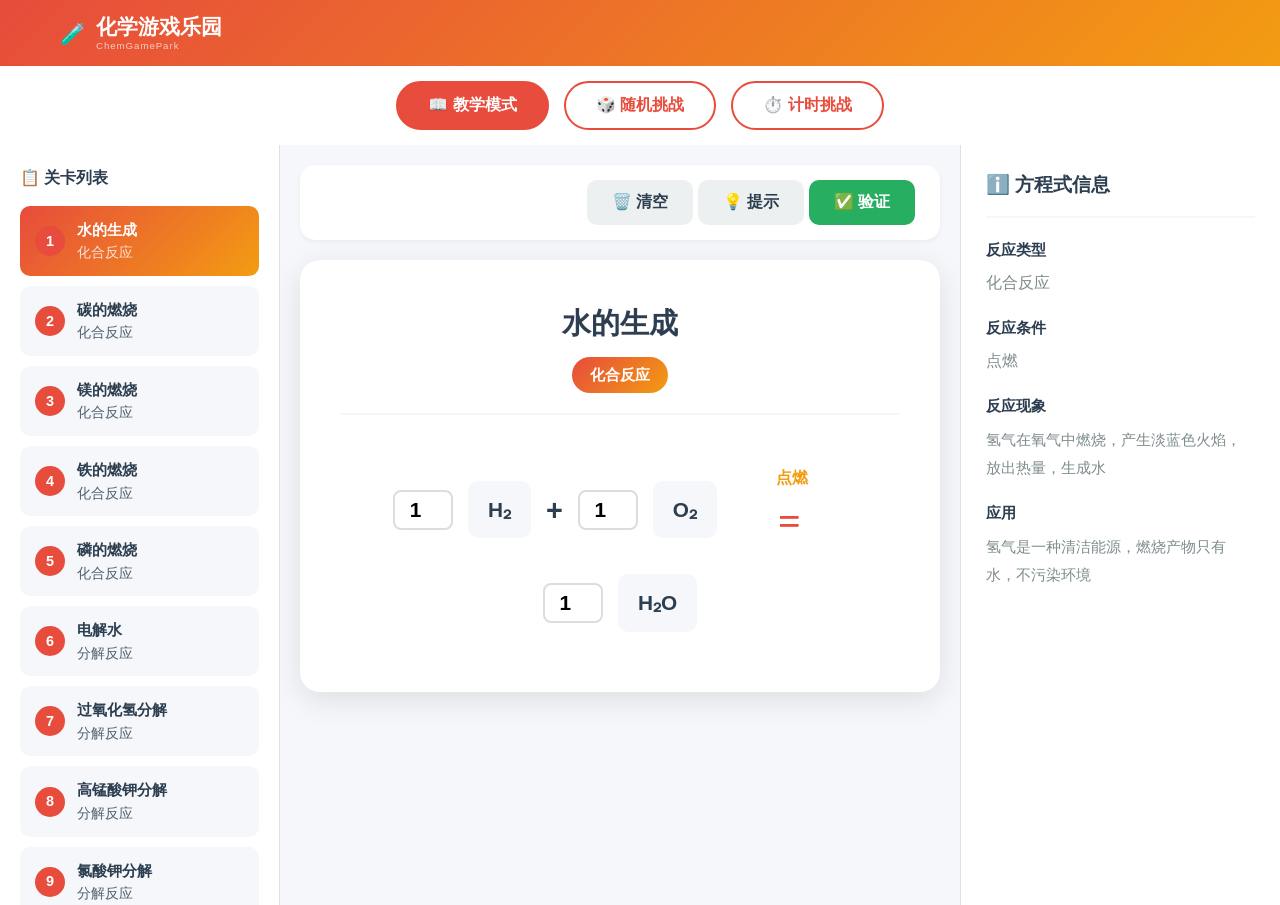
<file: pages/equation-balancer/game.html>
<!DOCTYPE html>
<html lang="zh-CN">
<head>
    <meta charset="UTF-8">
    <meta name="viewport" content="width=device-width, initial-scale=1.0">
    <title>化学方程式配平 - 化学游戏乐园</title>
    <link rel="icon" href="../../favicon.ico" type="image/x-icon">
    <style>
        :root {
            --color-primary: #e74c3c;
            --color-secondary: #f39c12;
            --color-accent: #c0392b;
            --color-dark: #2c3e50;
            --color-light: #ecf0f1;
            --color-bg: #f5f7fa;
            --color-bg-light: #ffffff;
            --color-success: #27ae60;
            --color-warning: #f39c12;
            --color-danger: #e74c3c;
        }

        * {
            margin: 0;
            padding: 0;
            box-sizing: border-box;
        }

        body {
            font-family: 'Noto Sans SC', -apple-system, BlinkMacSystemFont, 'Segoe UI', Roboto, sans-serif;
            background: var(--color-bg);
            color: var(--color-dark);
            line-height: 1.6;
        }

        .header {
            background: linear-gradient(135deg, var(--color-primary), var(--color-secondary));
            padding: 15px 20px;
            box-shadow: 0 2px 10px rgba(0,0,0,0.1);
        }

        .container {
            max-width: 1200px;
            margin: 0 auto;
            padding: 0 20px;
        }

        .logo {
            display: flex;
            align-items: center;
            gap: 10px;
            color: white;
            text-decoration: none;
            font-size: 1.3rem;
            font-weight: 700;
        }

        .logo-text-wrapper {
            display: flex;
            flex-direction: column;
            line-height: 1.2;
        }

        .logo-subtitle {
            font-size: 0.6rem;
            font-weight: 400;
            opacity: 0.7;
            letter-spacing: 1px;
        }

        .mode-selector {
            background: white;
            padding: 15px 20px;
            display: flex;
            justify-content: center;
            gap: 15px;
            box-shadow: 0 2px 5px rgba(0,0,0,0.05);
            flex-wrap: wrap;
        }

        .mode-btn {
            padding: 12px 30px;
            border: 2px solid var(--color-primary);
            background: white;
            color: var(--color-primary);
            border-radius: 25px;
            cursor: pointer;
            font-weight: 600;
            transition: all 0.3s;
            font-size: 1rem;
        }

        .mode-btn:hover {
            background: var(--color-primary);
            color: white;
        }

        .mode-btn.active {
            background: var(--color-primary);
            color: white;
        }

        .game-container {
            display: flex;
            height: calc(100vh - 140px);
        }

        .sidebar {
            width: 280px;
            background: white;
            border-right: 1px solid #e0e0e0;
            overflow-y: auto;
        }

        .sidebar-section {
            padding: 20px;
        }

        .sidebar-title {
            font-size: 1rem;
            font-weight: 700;
            color: var(--color-dark);
            margin-bottom: 15px;
            display: flex;
            align-items: center;
            gap: 8px;
        }

        .level-item {
            display: flex;
            align-items: center;
            gap: 12px;
            padding: 12px 15px;
            background: var(--color-bg);
            border-radius: 10px;
            margin-bottom: 10px;
            cursor: pointer;
            transition: all 0.3s;
        }

        .level-item:hover {
            background: var(--color-light);
            transform: translateX(5px);
        }

        .level-item.active {
            background: linear-gradient(135deg, var(--color-primary), var(--color-secondary));
            color: white;
        }

        .level-item.completed {
            border: 2px solid var(--color-success);
        }

        .level-number {
            width: 30px;
            height: 30px;
            background: var(--color-primary);
            color: white;
            border-radius: 50%;
            display: flex;
            align-items: center;
            justify-content: center;
            font-weight: 700;
            font-size: 0.9rem;
        }

        .level-item.completed .level-number {
            background: var(--color-success);
        }

        .level-name {
            font-weight: 600;
            font-size: 0.95rem;
        }

        .level-formula {
            font-size: 0.85rem;
            opacity: 0.8;
        }

        .main-area {
            flex: 1;
            display: flex;
            flex-direction: column;
            background: var(--color-bg);
            padding: 20px;
            overflow-y: auto;
        }

        .toolbar {
            background: white;
            padding: 15px 25px;
            border-radius: 15px;
            display: flex;
            align-items: center;
            justify-content: space-between;
            flex-wrap: wrap;
            gap: 15px;
            box-shadow: 0 2px 5px rgba(0,0,0,0.05);
            margin-bottom: 20px;
        }

        .timer-display {
            background: var(--color-danger);
            color: white;
            padding: 10px 25px;
            border-radius: 25px;
            font-weight: 700;
            font-size: 1.3rem;
            display: none;
        }

        .score-display {
            background: var(--color-success);
            color: white;
            padding: 10px 25px;
            border-radius: 25px;
            font-weight: 700;
            font-size: 1.3rem;
            display: none;
        }

        .tool-btn {
            padding: 12px 25px;
            border: none;
            border-radius: 10px;
            cursor: pointer;
            font-weight: 600;
            transition: all 0.3s;
            font-size: 1rem;
        }

        .tool-btn-primary {
            background: var(--color-primary);
            color: white;
        }

        .tool-btn-primary:hover {
            background: var(--color-accent);
        }

        .tool-btn-secondary {
            background: var(--color-light);
            color: var(--color-dark);
        }

        .tool-btn-secondary:hover {
            background: #d0d0d0;
        }

        .tool-btn-success {
            background: var(--color-success);
            color: white;
        }

        .equation-container {
            background: white;
            padding: 40px;
            border-radius: 20px;
            box-shadow: 0 8px 30px rgba(0,0,0,0.1);
        }

        .current-equation {
            text-align: center;
            margin-bottom: 30px;
            padding-bottom: 20px;
            border-bottom: 2px solid var(--color-bg);
        }

        .equation-name {
            font-size: 1.8rem;
            font-weight: 700;
            color: var(--color-dark);
            margin-bottom: 10px;
        }

        .equation-type {
            display: inline-block;
            padding: 6px 18px;
            background: linear-gradient(135deg, var(--color-primary), var(--color-secondary));
            color: white;
            border-radius: 20px;
            font-size: 0.95rem;
            font-weight: 600;
        }

        .equation-row {
            display: flex;
            align-items: center;
            justify-content: center;
            gap: 20px;
            flex-wrap: wrap;
            padding: 20px 0;
        }

        .equation-side {
            display: flex;
            align-items: center;
            gap: 15px;
            flex-wrap: wrap;
        }

        .coefficient-input {
            display: flex;
            align-items: center;
        }

        .equal-container {
            display: flex;
            flex-direction: column;
            align-items: center;
            justify-content: center;
            margin: 0 5px;
            min-width: 100px;
        }

        .condition-top {
            font-size: 1rem;
            color: var(--color-secondary);
            font-weight: 600;
            margin-bottom: 0;
        }

        .coefficient-value {
            width: 60px;
            height: 40px;
            border: 2px solid #ddd;
            border-radius: 8px;
            text-align: center;
            font-size: 1.3rem;
            font-weight: 600;
            background: white;
        }

        .coefficient-value:focus {
            outline: none;
            border-color: var(--color-primary);
        }

        .coefficient-value.correct {
            border-color: var(--color-success);
            background: rgba(39, 174, 96, 0.1);
        }

        .coefficient-value.incorrect {
            border-color: var(--color-danger);
            background: rgba(231, 76, 60, 0.1);
        }

        .compound {
            display: flex;
            align-items: center;
            gap: 5px;
            padding: 12px 20px;
            background: var(--color-bg);
            border-radius: 10px;
            font-size: 1.3rem;
            font-weight: 600;
        }

        .plus-sign {
            font-size: 1.8rem;
            color: var(--color-dark);
            font-weight: 700;
        }

        .equal-sign {
            font-size: 2.5rem;
            color: var(--color-primary);
            font-weight: 700;
            font-family: serif;
            position: relative;
            padding: 0 20px;
            letter-spacing: 5px;
        }

        .info-panel {
            width: 320px;
            background: white;
            border-left: 1px solid #e0e0e0;
            padding: 25px;
            overflow-y: auto;
        }

        .info-title {
            font-size: 1.2rem;
            font-weight: 700;
            color: var(--color-dark);
            margin-bottom: 20px;
            padding-bottom: 15px;
            border-bottom: 2px solid var(--color-bg);
        }

        .info-item {
            margin-bottom: 20px;
        }

        .info-label {
            font-weight: 600;
            color: var(--color-dark);
            margin-bottom: 8px;
            font-size: 0.95rem;
        }

        .info-value {
            color: #7f8c8d;
            line-height: 1.6;
        }

        .info-description {
            color: #7f8c8d;
            line-height: 1.8;
            font-size: 0.95rem;
        }

        .hint-box {
            background: linear-gradient(135deg, rgba(243, 156, 18, 0.1), rgba(231, 76, 60, 0.1));
            padding: 15px;
            border-radius: 10px;
            margin-top: 20px;
            border-left: 4px solid var(--color-warning);
            display: none;
        }

        .hint-text {
            color: var(--color-dark);
            font-size: 0.9rem;
            line-height: 1.6;
        }

        .modal {
            display: none;
            position: fixed;
            top: 0;
            left: 0;
            width: 100%;
            height: 100%;
            background: rgba(0,0,0,0.6);
            z-index: 1000;
            align-items: center;
            justify-content: center;
        }

        .modal.show {
            display: flex;
        }

        .modal-content {
            background: white;
            padding: 40px;
            border-radius: 20px;
            text-align: center;
            max-width: 450px;
            width: 90%;
            animation: modalSlideIn 0.3s ease;
        }

        @keyframes modalSlideIn {
            from {
                transform: translateY(-50px);
                opacity: 0;
            }
            to {
                transform: translateY(0);
                opacity: 1;
            }
        }

        .modal-icon {
            font-size: 4rem;
            margin-bottom: 20px;
        }

        .modal-title {
            font-size: 1.8rem;
            font-weight: 700;
            margin-bottom: 15px;
            color: var(--color-dark);
        }

        .modal-message {
            color: #7f8c8d;
            margin-bottom: 25px;
            line-height: 1.6;
        }

        .modal-buttons {
            display: flex;
            gap: 15px;
            justify-content: center;
            flex-wrap: wrap;
        }

        .modal-btn {
            padding: 12px 35px;
            border: none;
            border-radius: 25px;
            cursor: pointer;
            font-weight: 600;
            font-size: 1rem;
            transition: all 0.3s;
        }

        .modal-btn-primary {
            background: var(--color-primary);
            color: white;
        }

        .modal-btn-primary:hover {
            background: var(--color-accent);
        }

        .modal-btn-secondary {
            background: var(--color-light);
            color: var(--color-dark);
        }

        .modal-btn-secondary:hover {
            background: #d0d0d0;
        }

        @media (max-width: 1024px) {
            .game-container {
                flex-direction: column;
                height: auto;
            }

            .sidebar {
                width: 100%;
                border-right: none;
                border-bottom: 1px solid #e0e0e0;
            }

            .info-panel {
                width: 100%;
                border-left: none;
                border-top: 1px solid #e0e0e0;
            }

            .main-area {
                height: 50vh;
            }
        }

        @media (max-width: 600px) {
            .equation-container {
                padding: 25px 20px;
            }

            .equation-name {
                font-size: 1.4rem;
            }

            .coefficient-value {
                width: 50px;
                height: 35px;
                font-size: 1.1rem;
            }

            .compound {
                font-size: 1rem;
                padding: 10px 15px;
            }

            .mode-selector {
                flex-direction: column;
                align-items: center;
            }

            .mode-btn {
                width: 100%;
                max-width: 280px;
            }

            .equal-sign {
                font-size: 2rem;
                padding: 0 12px;
            }
        }

        @media (max-width: 480px) {
            .game-container { flex-direction: column; height: auto; min-height: calc(100vh - 180px); }
            .sidebar { width: 100%; border-right: none; border-bottom: 1px solid #e0e0e0; max-height: 150px; }
            .info-panel { width: 100%; border-left: none; border-top: 1px solid #e0e0e0; padding: 12px; max-height: 180px; }
            .main-area { height: auto; min-height: 300px; padding: 12px; }
            .toolbar { padding: 10px 12px; gap: 8px; flex-direction: column; align-items: stretch; }
            .tool-btn { padding: 8px 14px; font-size: 0.85rem; }
            .equation-container { padding: 20px 12px; }
            .equation-name { font-size: 1.3rem; }
            .equation-row { gap: 8px; flex-wrap: wrap; }
            .compound { padding: 8px 12px; font-size: 1rem; }
            .coefficient-value { width: 45px; height: 35px; font-size: 1rem; }
            .plus-sign { font-size: 1.3rem; }
            .equal-sign { font-size: 1.8rem; padding: 0 10px; letter-spacing: 2px; }
            .equal-container { min-width: 60px; }
            .mode-selector { padding: 8px 10px; gap: 6px; }
            .mode-btn { padding: 8px 16px; font-size: 0.85rem; width: 100%; }
            .modal-content { padding: 25px 20px; }
            .modal-icon { font-size: 3rem; }
            .modal-title { font-size: 1.4rem; }
            .logo-text { font-size: 1.1rem; }
            .logo-subtitle { font-size: 0.55rem; }
            .back-btn { padding: 6px 12px; font-size: 0.8rem; }
        }
    </style>
</head>
<body>
    <header class="header">
        <div class="container">
            <a href="intro.html" class="logo">
                <span class="logo-icon">🧪</span>
                <div class="logo-text-wrapper">
                    <span class="logo-text">化学游戏乐园</span>
                    <span class="logo-subtitle">ChemGamePark</span>
                </div>
            </a>
        </div>
    </header>

    <div class="mode-selector">
        <button class="mode-btn active" data-mode="teach">📖 教学模式</button>
        <button class="mode-btn" data-mode="random">🎲 随机挑战</button>
        <button class="mode-btn" data-mode="timed">⏱️ 计时挑战</button>
    </div>

    <div class="game-container">
        <aside class="sidebar">
            <div class="sidebar-section">
                <h3 class="sidebar-title">📋 关卡列表</h3>
                <div id="levelsList"></div>
            </div>
        </aside>

        <main class="main-area">
            <div class="toolbar">
                <div>
                    <div class="timer-display" id="timerDisplay">⏱️ 60秒</div>
                    <div class="score-display" id="scoreDisplay">🏆 0分</div>
                </div>
                <div>
                    <button class="tool-btn tool-btn-secondary" id="clearBtn">🗑️ 清空</button>
                    <button class="tool-btn tool-btn-secondary" id="hintBtn">💡 提示</button>
                    <button class="tool-btn tool-btn-success" id="checkBtn">✅ 验证</button>
                </div>
            </div>

            <div class="equation-container">
                <div class="current-equation">
                    <div class="equation-name" id="equationName">水的生成</div>
                    <div class="equation-type" id="equationType">化合反应</div>
                </div>
                <div class="equation-row" id="equationRow"></div>
            </div>
        </main>

        <aside class="info-panel" id="infoPanel">
            <h3 class="info-title">ℹ️ 方程式信息</h3>
            <div class="info-item">
                <div class="info-label">反应类型</div>
                <div class="info-value" id="infoType">化合反应</div>
            </div>
            <div class="info-item">
                <div class="info-label">反应条件</div>
                <div class="info-value" id="infoCondition">点燃</div>
            </div>
            <div class="info-item">
                <div class="info-label">反应现象</div>
                <div class="info-description" id="infoPhenomenon">氢气在氧气中燃烧，产生淡蓝色火焰，放出热量，生成水</div>
            </div>
            <div class="info-item">
                <div class="info-label">应用</div>
                <div class="info-description" id="infoApplication">氢气是一种清洁能源，燃烧产物只有水，不污染环境</div>
            </div>
            <div class="hint-box" id="hintBox">
                <div class="info-label">💡 提示</div>
                <div class="hint-text" id="hintText"></div>
            </div>
        </aside>
    </div>

    <div class="modal" id="successModal">
        <div class="modal-content">
            <div class="modal-icon">🎉</div>
            <h3 class="modal-title">配平成功！</h3>
            <p class="modal-message">恭喜你成功配平了这个化学方程式！</p>
            <div class="modal-buttons">
                <button class="modal-btn modal-btn-primary" id="nextLevelBtn">下一关</button>
                <button class="modal-btn modal-btn-secondary" id="retryBtn">重新挑战</button>
            </div>
        </div>
    </div>

    <div class="modal" id="failModal">
        <div class="modal-content">
            <div class="modal-icon">❌</div>
            <h3 class="modal-title">配平失败</h3>
            <p class="modal-message">配平不正确，请重新检查系数</p>
            <div class="modal-buttons">
                <button class="modal-btn modal-btn-primary" id="retryFailBtn">重新尝试</button>
                <button class="modal-btn modal-btn-secondary" id="showAnswerBtn">查看答案</button>
            </div>
        </div>
    </div>

    <div class="modal" id="answerModal">
        <div class="modal-content">
            <div class="modal-icon">📝</div>
            <h3 class="modal-title">正确答案</h3>
            <p class="modal-message" id="answerMessage"></p>
            <div class="modal-buttons">
                <button class="modal-btn modal-btn-primary" id="closeAnswerBtn">关闭</button>
            </div>
        </div>
    </div>

    <div class="modal" id="timeUpModal">
        <div class="modal-content">
            <div class="modal-icon">⏰</div>
            <h3 class="modal-title">时间到！</h3>
            <p class="modal-message">时间已用完，你的最终得分是：<span id="finalScore">0</span>分</p>
            <div class="modal-buttons">
                <button class="modal-btn modal-btn-primary" id="restartBtn">重新开始</button>
                <button class="modal-btn modal-btn-secondary" id="backToTeachBtn">返回教学模式</button>
            </div>
        </div>
    </div>

    <script>
        const equations = [
            {
                id: 1,
                name: '水的生成',
                type: '化合反应',
                condition: '点燃',
                phenomenon: '氢气在氧气中燃烧，产生淡蓝色火焰，放出热量，生成水',
                application: '氢气是一种清洁能源，燃烧产物只有水，不污染环境',
                reactants: [
                    { name: '氢气', formula: 'H₂', coefficient: 2 },
                    { name: '氧气', formula: 'O₂', coefficient: 1 }
                ],
                products: [
                    { name: '水', formula: 'H₂O', coefficient: 2 }
                ],
                hint: '先配平氧原子，再配平氢原子'
            },
            {
                id: 2,
                name: '碳的燃烧',
                type: '化合反应',
                condition: '点燃',
                phenomenon: '碳在氧气中充分燃烧，发出白光，放出热量，生成二氧化碳',
                application: '碳的燃烧是人类利用最早的化学反应之一，用于取暖和烹饪',
                reactants: [
                    { name: '碳', formula: 'C', coefficient: 1 },
                    { name: '氧气', formula: 'O₂', coefficient: 1 }
                ],
                products: [
                    { name: '二氧化碳', formula: 'CO₂', coefficient: 1 }
                ],
                hint: '碳和氧气的化学计量数之比为1:1'
            },
            {
                id: 3,
                name: '镁的燃烧',
                type: '化合反应',
                condition: '点燃',
                phenomenon: '镁在空气中剧烈燃烧，发出耀眼白光，生成白色固体',
                application: '镁燃烧产生的强光可用于照明和信号弹',
                reactants: [
                    { name: '镁', formula: 'Mg', coefficient: 2 },
                    { name: '氧气', formula: 'O₂', coefficient: 1 }
                ],
                products: [
                    { name: '氧化镁', formula: 'MgO', coefficient: 2 }
                ],
                hint: '镁和氧化镁的化学计量数之比为1:1'
            },
            {
                id: 4,
                name: '铁的燃烧',
                type: '化合反应',
                condition: '点燃',
                phenomenon: '铁丝在氧气中剧烈燃烧，火星四射，生成黑色固体',
                application: '铁的燃烧实验展示了铁与氧气的剧烈反应',
                reactants: [
                    { name: '铁', formula: 'Fe', coefficient: 3 },
                    { name: '氧气', formula: 'O₂', coefficient: 2 }
                ],
                products: [
                    { name: '四氧化三铁', formula: 'Fe₃O₄', coefficient: 1 }
                ],
                hint: '四氧化三铁中含有3个铁原子和4个氧原子'
            },
            {
                id: 5,
                name: '磷的燃烧',
                type: '化合反应',
                condition: '点燃',
                phenomenon: '磷在空气中燃烧，产生大量白烟，生成五氧化二磷',
                application: '磷燃烧产生的白烟可用于制造烟雾弹',
                reactants: [
                    { name: '磷', formula: 'P', coefficient: 4 },
                    { name: '氧气', formula: 'O₂', coefficient: 5 }
                ],
                products: [
                    { name: '五氧化二磷', formula: 'P₂O₅', coefficient: 2 }
                ],
                hint: '先配平磷原子，再配平氧原子'
            },
            {
                id: 6,
                name: '电解水',
                type: '分解反应',
                condition: '通电',
                phenomenon: '水在通电条件下分解，产生氢气和氧气',
                application: '电解水是制取氢气的重要方法之一',
                reactants: [
                    { name: '水', formula: 'H₂O', coefficient: 2 }
                ],
                products: [
                    { name: '氢气', formula: 'H₂', coefficient: 2 },
                    { name: '氧气', formula: 'O₂', coefficient: 1 }
                ],
                hint: '氢气和氧气的体积比为2:1'
            },
            {
                id: 7,
                name: '过氧化氢分解',
                type: '分解反应',
                condition: 'MnO₂',
                phenomenon: '过氧化氢在二氧化锰催化下迅速分解，产生氧气',
                application: '实验室常用此反应制取氧气',
                reactants: [
                    { name: '过氧化氢', formula: 'H₂O₂', coefficient: 2 }
                ],
                products: [
                    { name: '水', formula: 'H₂O', coefficient: 2 },
                    { name: '氧气', formula: 'O₂', coefficient: 1 }
                ],
                hint: '过氧化氢分解产生水和氧气'
            },
            {
                id: 8,
                name: '高锰酸钾分解',
                type: '分解反应',
                condition: '△',
                phenomenon: '高锰酸钾受热分解，产生锰酸钾、二氧化锰和氧气',
                application: '实验室常用此反应制取氧气',
                reactants: [
                    { name: '高锰酸钾', formula: 'KMnO₄', coefficient: 2 }
                ],
                products: [
                    { name: '锰酸钾', formula: 'K₂MnO₄', coefficient: 1 },
                    { name: '二氧化锰', formula: 'MnO₂', coefficient: 1 },
                    { name: '氧气', formula: 'O₂', coefficient: 3 }
                ],
                hint: '钾原子和锰原子数要配平'
            },
            {
                id: 9,
                name: '氯酸钾分解',
                type: '分解反应',
                condition: 'MnO₂/△',
                phenomenon: '氯酸钾在二氧化锰催化下受热分解，产生氯化钾和氧气',
                application: '实验室常用此反应制取氧气',
                reactants: [
                    { name: '氯酸钾', formula: 'KClO₃', coefficient: 2 }
                ],
                products: [
                    { name: '氯化钾', formula: 'KCl', coefficient: 2 },
                    { name: '氧气', formula: 'O₂', coefficient: 3 }
                ],
                hint: '钾原子和氯原子数要配平'
            },
            {
                id: 10,
                name: '碳酸钙分解',
                type: '分解反应',
                condition: '高温',
                phenomenon: '碳酸钙在高温下分解，产生氧化钙和二氧化碳',
                application: '工业上用此反应制取生石灰',
                reactants: [
                    { name: '碳酸钙', formula: 'CaCO₃', coefficient: 1 }
                ],
                products: [
                    { name: '氧化钙', formula: 'CaO', coefficient: 1 },
                    { name: '二氧化碳', formula: 'CO₂', coefficient: 1 }
                ],
                hint: '钙原子、碳原子和氧原子数都要配平'
            },
            {
                id: 11,
                name: '锌与稀硫酸反应',
                type: '置换反应',
                condition: '',
                phenomenon: '锌与稀硫酸反应，产生氢气和硫酸锌，锌粒逐渐溶解',
                application: '实验室常用此反应制取氢气',
                reactants: [
                    { name: '锌', formula: 'Zn', coefficient: 1 },
                    { name: '硫酸', formula: 'H₂SO₄', coefficient: 1 }
                ],
                products: [
                    { name: '硫酸锌', formula: 'ZnSO₄', coefficient: 1 },
                    { name: '氢气', formula: 'H₂', coefficient: 1 }
                ],
                hint: '锌和硫酸锌的化学计量数之比为1:1'
            },
            {
                id: 12,
                name: '铁与稀盐酸反应',
                type: '置换反应',
                condition: '',
                phenomenon: '铁与稀盐酸反应，产生氢气和氯化亚铁，溶液由无色变为浅绿色',
                application: '实验室常用此反应制取氢气',
                reactants: [
                    { name: '铁', formula: 'Fe', coefficient: 1 },
                    { name: '盐酸', formula: 'HCl', coefficient: 2 }
                ],
                products: [
                    { name: '氯化亚铁', formula: 'FeCl₂', coefficient: 1 },
                    { name: '氢气', formula: 'H₂', coefficient: 1 }
                ],
                hint: '铁和氯化亚铁的化学计量数之比为1:1'
            },
            {
                id: 13,
                name: '铜与硝酸银反应',
                type: '置换反应',
                condition: '',
                phenomenon: '铜与硝酸银溶液反应，铜表面析出银白色固体，溶液由无色变为蓝色',
                application: '此反应展示了金属活动性顺序',
                reactants: [
                    { name: '铜', formula: 'Cu', coefficient: 1 },
                    { name: '硝酸银', formula: 'AgNO₃', coefficient: 2 }
                ],
                products: [
                    { name: '硝酸铜', formula: 'Cu(NO₃)₂', coefficient: 1 },
                    { name: '银', formula: 'Ag', coefficient: 2 }
                ],
                hint: '铜和硝酸铜的化学计量数之比为1:1'
            },
            {
                id: 14,
                name: '氢气还原氧化铜',
                type: '置换反应',
                condition: '△',
                phenomenon: '氢气还原氧化铜，黑色粉末逐渐变为红色，试管口有水珠生成',
                application: '此反应展示了氢气的还原性',
                reactants: [
                    { name: '氢气', formula: 'H₂', coefficient: 1 },
                    { name: '氧化铜', formula: 'CuO', coefficient: 1 }
                ],
                products: [
                    { name: '铜', formula: 'Cu', coefficient: 1 },
                    { name: '水', formula: 'H₂O', coefficient: 1 }
                ],
                hint: '氢气和水的化学计量数之比为1:1'
            },
            {
                id: 15,
                name: '甲烷燃烧',
                type: '氧化反应',
                condition: '点燃',
                phenomenon: '甲烷在氧气中燃烧，产生蓝色火焰，放出热量，生成水和二氧化碳',
                application: '甲烷是天然气的主要成分，是一种重要的清洁能源',
                reactants: [
                    { name: '甲烷', formula: 'CH₄', coefficient: 1 },
                    { name: '氧气', formula: 'O₂', coefficient: 2 }
                ],
                products: [
                    { name: '二氧化碳', formula: 'CO₂', coefficient: 1 },
                    { name: '水', formula: 'H₂O', coefficient: 2 }
                ],
                hint: '先配平碳原子，再配平氢原子，最后配平氧原子'
            },
            {
                id: 16,
                name: '乙醇燃烧',
                type: '氧化反应',
                condition: '点燃',
                phenomenon: '乙醇在氧气中燃烧，产生淡蓝色火焰，放出热量，生成水和二氧化碳',
                application: '乙醇是一种可再生能源，可用作燃料',
                reactants: [
                    { name: '乙醇', formula: 'C₂H₅OH', coefficient: 1 },
                    { name: '氧气', formula: 'O₂', coefficient: 3 }
                ],
                products: [
                    { name: '二氧化碳', formula: 'CO₂', coefficient: 2 },
                    { name: '水', formula: 'H₂O', coefficient: 3 }
                ],
                hint: '先配平碳原子，再配平氢原子，最后配平氧原子'
            },
            {
                id: 17,
                name: '一氧化碳燃烧',
                type: '氧化反应',
                condition: '点燃',
                phenomenon: '一氧化碳在氧气中燃烧，产生蓝色火焰，放出热量，生成二氧化碳',
                application: '一氧化碳燃烧会放出大量热量，但一氧化碳有毒，需注意安全',
                reactants: [
                    { name: '一氧化碳', formula: 'CO', coefficient: 2 },
                    { name: '氧气', formula: 'O₂', coefficient: 1 }
                ],
                products: [
                    { name: '二氧化碳', formula: 'CO₂', coefficient: 2 }
                ],
                hint: '一氧化碳和二氧化碳的化学计量数之比为1:1'
            },
            {
                id: 18,
                name: '氢氧化钠与盐酸反应',
                type: '中和反应',
                condition: '',
                phenomenon: '氢氧化钠溶液与盐酸混合，无明显现象，但溶液温度升高',
                application: '中和反应在工业和生活中有广泛应用',
                reactants: [
                    { name: '氢氧化钠', formula: 'NaOH', coefficient: 1 },
                    { name: '盐酸', formula: 'HCl', coefficient: 1 }
                ],
                products: [
                    { name: '氯化钠', formula: 'NaCl', coefficient: 1 },
                    { name: '水', formula: 'H₂O', coefficient: 1 }
                ],
                hint: '所有物质的化学计量数都为1'
            },
            {
                id: 19,
                name: '氢氧化钙与盐酸反应',
                type: '中和反应',
                condition: '',
                phenomenon: '氢氧化钙溶液与盐酸混合，无明显现象',
                application: '中和反应可用于处理酸性废水',
                reactants: [
                    { name: '氢氧化钙', formula: 'Ca(OH)₂', coefficient: 1 },
                    { name: '盐酸', formula: 'HCl', coefficient: 2 }
                ],
                products: [
                    { name: '氯化钙', formula: 'CaCl₂', coefficient: 1 },
                    { name: '水', formula: 'H₂O', coefficient: 2 }
                ],
                hint: '氢氧化钙和氯化钙的化学计量数之比为1:1'
            },
            {
                id: 20,
                name: '碳酸钠与盐酸反应',
                type: '复分解反应',
                condition: '',
                phenomenon: '碳酸钠溶液与盐酸混合，产生大量气泡，生成二氧化碳',
                application: '此反应常用于实验室制取二氧化碳',
                reactants: [
                    { name: '碳酸钠', formula: 'Na₂CO₃', coefficient: 1 },
                    { name: '盐酸', formula: 'HCl', coefficient: 2 }
                ],
                products: [
                    { name: '氯化钠', formula: 'NaCl', coefficient: 2 },
                    { name: '水', formula: 'H₂O', coefficient: 1 },
                    { name: '二氧化碳', formula: 'CO₂', coefficient: 1 }
                ],
                hint: '钠原子和氯原子数要配平'
            },
            {
                id: 21,
                name: '氧化铁与盐酸反应',
                type: '复分解反应',
                condition: '',
                phenomenon: '氧化铁与盐酸反应，溶液变为黄色',
                application: '用于除锈和制备铁盐',
                reactants: [
                    { name: '氧化铁', formula: 'Fe₂O₃', coefficient: 1 },
                    { name: '盐酸', formula: 'HCl', coefficient: 6 }
                ],
                products: [
                    { name: '氯化铁', formula: 'FeCl₃', coefficient: 2 },
                    { name: '水', formula: 'H₂O', coefficient: 3 }
                ],
                hint: '先配平铁原子，再配平氯原子'
            },
            {
                id: 22,
                name: '硝酸银与氯化钠反应',
                type: '复分解反应',
                condition: '',
                phenomenon: '产生白色沉淀',
                application: '用于检验氯离子',
                reactants: [
                    { name: '硝酸银', formula: 'AgNO₃', coefficient: 1 },
                    { name: '氯化钠', formula: 'NaCl', coefficient: 1 }
                ],
                products: [
                    { name: '氯化银', formula: 'AgCl', coefficient: 1 },
                    { name: '硝酸钠', formula: 'NaNO₃', coefficient: 1 }
                ],
                hint: '所有物质的化学计量数都为1'
            },
            {
                id: 23,
                name: '氢氧化铝与硫酸反应',
                type: '中和反应',
                condition: '',
                phenomenon: '白色沉淀逐渐溶解',
                application: '治疗胃酸过多的药物原理',
                reactants: [
                    { name: '氢氧化铝', formula: 'Al(OH)₃', coefficient: 2 },
                    { name: '硫酸', formula: 'H₂SO₄', coefficient: 3 }
                ],
                products: [
                    { name: '硫酸铝', formula: 'Al₂(SO₄)₃', coefficient: 1 },
                    { name: '水', formula: 'H₂O', coefficient: 6 }
                ],
                hint: '先配平铝原子，再配平硫酸根离子'
            },
            {
                id: 24,
                name: '铝与氧气反应',
                type: '化合反应',
                condition: '点燃',
                phenomenon: '铝在氧气中燃烧，发出耀眼白光',
                application: '铝制品表面形成保护膜',
                reactants: [
                    { name: '铝', formula: 'Al', coefficient: 4 },
                    { name: '氧气', formula: 'O₂', coefficient: 3 }
                ],
                products: [
                    { name: '氧化铝', formula: 'Al₂O₃', coefficient: 2 }
                ],
                hint: '先配平铝原子，再配平氧原子'
            },
            {
                id: 25,
                name: '硫的燃烧',
                type: '化合反应',
                condition: '点燃',
                phenomenon: '硫在氧气中燃烧，产生蓝紫色火焰',
                application: '工业上用于制备硫酸',
                reactants: [
                    { name: '硫', formula: 'S', coefficient: 1 },
                    { name: '氧气', formula: 'O₂', coefficient: 1 }
                ],
                products: [
                    { name: '二氧化硫', formula: 'SO₂', coefficient: 1 }
                ],
                hint: '所有物质的化学计量数都为1'
            },
            {
                id: 26,
                name: '氨气合成',
                type: '化合反应',
                condition: '高温高压催化剂',
                phenomenon: '氮气和氢气在高温高压下合成氨气',
                application: '工业合成氨，用于制造化肥',
                reactants: [
                    { name: '氮气', formula: 'N₂', coefficient: 1 },
                    { name: '氢气', formula: 'H₂', coefficient: 3 }
                ],
                products: [
                    { name: '氨气', formula: 'NH₃', coefficient: 2 }
                ],
                hint: '先配平氮原子，再配平氢原子'
            },
            {
                id: 27,
                name: '二氧化氮与水反应',
                type: '氧化还原反应',
                condition: '',
                phenomenon: '红棕色气体逐渐消失，溶液变为黄色',
                application: '工业上用于制备硝酸',
                reactants: [
                    { name: '二氧化氮', formula: 'NO₂', coefficient: 3 },
                    { name: '水', formula: 'H₂O', coefficient: 1 }
                ],
                products: [
                    { name: '硝酸', formula: 'HNO₃', coefficient: 2 },
                    { name: '一氧化氮', formula: 'NO', coefficient: 1 }
                ],
                hint: '配平氮原子和氧原子'
            },
            {
                id: 28,
                name: '次氯酸分解',
                type: '分解反应',
                condition: '光照',
                phenomenon: '次氯酸在光照下分解，产生氧气',
                application: '漂白粉失效的原因',
                reactants: [
                    { name: '次氯酸', formula: 'HClO', coefficient: 2 }
                ],
                products: [
                    { name: '盐酸', formula: 'HCl', coefficient: 2 },
                    { name: '氧气', formula: 'O₂', coefficient: 1 }
                ],
                hint: '氯原子和氧原子都要配平'
            },
            {
                id: 29,
                name: '氧化钙与水反应',
                type: '化合反应',
                condition: '',
                phenomenon: '放出大量热量，生成白色粉末',
                application: '生石灰与水反应生成熟石灰',
                reactants: [
                    { name: '氧化钙', formula: 'CaO', coefficient: 1 },
                    { name: '水', formula: 'H₂O', coefficient: 1 }
                ],
                products: [
                    { name: '氢氧化钙', formula: 'Ca(OH)₂', coefficient: 1 }
                ],
                hint: '所有物质的化学计量数都为1'
            },
            {
                id: 30,
                name: '氨气与氯化氢反应',
                type: '化合反应',
                condition: '',
                phenomenon: '产生大量白烟',
                application: '检验氨气的方法',
                reactants: [
                    { name: '氨气', formula: 'NH₃', coefficient: 1 },
                    { name: '氯化氢', formula: 'HCl', coefficient: 1 }
                ],
                products: [
                    { name: '氯化铵', formula: 'NH₄Cl', coefficient: 1 }
                ],
                hint: '所有物质的化学计量数都为1'
            }
        ];

        let currentMode = 'teach';
        let currentLevelIndex = 0;
        let completedLevels = new Set();
        let lastCompletedLevelId = null;
        let timer = null;
        let timeLeft = 60;
        let score = 0;

        function init() {
            setupModeButtons();
            setupToolButtons();
            setupModalButtons();
            updateLevelsList();
            loadLevel(0);
        }

        function setupModeButtons() {
            document.querySelectorAll('.mode-btn').forEach(btn => {
                btn.addEventListener('click', () => {
                    document.querySelectorAll('.mode-btn').forEach(b => b.classList.remove('active'));
                    btn.classList.add('active');
                    currentMode = btn.dataset.mode;
                    setMode(currentMode);
                });
            });
        }

        function setupToolButtons() {
            document.getElementById('clearBtn').addEventListener('click', clearCoefficients);
            document.getElementById('hintBtn').addEventListener('click', showHint);
            document.getElementById('checkBtn').addEventListener('click', checkEquation);
        }

        function setupModalButtons() {
            document.getElementById('nextLevelBtn').addEventListener('click', () => {
                hideModal('successModal');
                nextLevel();
            });

            document.getElementById('retryBtn').addEventListener('click', () => {
                hideModal('successModal');
                clearCoefficients();
            });

            document.getElementById('retryFailBtn').addEventListener('click', () => {
                hideModal('failModal');
            });

            document.getElementById('showAnswerBtn').addEventListener('click', () => {
                hideModal('failModal');
                showAnswer();
            });

            document.getElementById('closeAnswerBtn').addEventListener('click', () => {
                hideModal('answerModal');
            });

            document.getElementById('restartBtn').addEventListener('click', () => {
                hideModal('timeUpModal');
                score = 0;
                updateScoreDisplay();
                startTimer();
                loadRandomEquation();
            });

            document.getElementById('backToTeachBtn').addEventListener('click', () => {
                hideModal('timeUpModal');
                setMode('teach');
            });
        }

        function setMode(mode) {
            const timerDisplay = document.getElementById('timerDisplay');
            const scoreDisplay = document.getElementById('scoreDisplay');
            const infoPanel = document.getElementById('infoPanel');
            
            stopTimer();
            
            if (mode === 'timed') {
                timerDisplay.style.display = 'inline-block';
                scoreDisplay.style.display = 'inline-block';
                startTimer();
                if (infoPanel) infoPanel.style.display = 'none';
            } else if (mode === 'random') {
                timerDisplay.style.display = 'none';
                scoreDisplay.style.display = 'none';
                if (infoPanel) infoPanel.style.display = 'none';
            } else {
                timerDisplay.style.display = 'none';
                scoreDisplay.style.display = 'none';
                if (infoPanel) infoPanel.style.display = 'block';
            }
            
            updateLevelsList();
            if (mode === 'random' || mode === 'timed') {
                loadRandomEquation();
            } else {
                loadLevel(currentLevelIndex);
            }
        }

        function updateLevelsList() {
            const container = document.getElementById('levelsList');
            
            if (currentMode === 'random' || currentMode === 'timed') {
                const currentLevel = equations[currentLevelIndex];
                let itemsHTML = `
                    <div class="level-item active" data-index="${currentLevelIndex}">
                        <div class="level-number">▶</div>
                        <div class="level-info">
                            <div class="level-name">${currentLevel.name}</div>
                        </div>
                    </div>
                `;
                
                if (lastCompletedLevelId !== null && lastCompletedLevelId !== currentLevel.id) {
                    const lastCompletedIndex = equations.findIndex(e => e.id === lastCompletedLevelId);
                    if (lastCompletedIndex !== -1) {
                        const lastLevel = equations[lastCompletedIndex];
                        itemsHTML += `
                            <div class="level-item completed" data-index="${lastCompletedIndex}">
                                <div class="level-number">✓</div>
                                <div class="level-info">
                                    <div class="level-name">${lastLevel.name}</div>
                                </div>
                            </div>
                        `;
                    }
                }
                
                container.innerHTML = itemsHTML;
                
                container.querySelectorAll('.level-item').forEach(item => {
                    item.addEventListener('click', () => {
                        loadLevel(parseInt(item.dataset.index));
                    });
                });
            } else {
                container.innerHTML = equations.map((level, index) => {
                    return `
                    <div class="level-item ${index === currentLevelIndex ? 'active' : ''} ${completedLevels.has(level.id) ? 'completed' : ''}" data-index="${index}">
                        <div class="level-number">${completedLevels.has(level.id) ? '✓' : index + 1}</div>
                        <div class="level-info">
                            <div class="level-name">${level.name}</div>
                            <div class="level-formula">${level.type}</div>
                        </div>
                    </div>
                `}).join('');
                
                container.querySelectorAll('.level-item').forEach(item => {
                    item.addEventListener('click', () => {
                        loadLevel(parseInt(item.dataset.index));
                    });
                });
            }
        }

        function loadLevel(index) {
            currentLevelIndex = index;
            const equation = equations[index];
            
            document.getElementById('equationName').textContent = equation.name;
            document.getElementById('equationType').textContent = equation.type;
            document.getElementById('infoType').textContent = equation.type;
            document.getElementById('infoCondition').textContent = equation.condition;
            document.getElementById('infoPhenomenon').textContent = equation.phenomenon;
            document.getElementById('infoApplication').textContent = equation.application;
            
            renderEquation(equation);
            updateLevelsList();
            hideHint();
        }

        function renderEquation(equation) {
            const container = document.getElementById('equationRow');
            
            let html = '<div class="equation-side">';
            
            equation.reactants.forEach((reactant, index) => {
                html += `
                    <div class="coefficient-input">
                        <input type="number" class="coefficient-value" data-type="reactant" data-index="${index}" min="1" max="20" value="1">
                    </div>
                    <div class="compound">${reactant.formula || reactant.name}</div>
                `;
                if (index < equation.reactants.length - 1) {
                    html += '<span class="plus-sign">+</span>';
                }
            });
            
            html += '</div>';
            
            // 反应条件显示在等号上下
            html += `<div class="equal-container">`;
            if (equation.condition) {
                html += `<span class="condition-top">${equation.condition}</span>`;
            }
            html += `<span class="equal-sign">=</span>`;
            html += `</div>`;
            
            html += '<div class="equation-side">';
            
            equation.products.forEach((product, index) => {
                html += `
                    <div class="coefficient-input">
                        <input type="number" class="coefficient-value" data-type="product" data-index="${index}" min="1" max="20" value="1">
                    </div>
                    <div class="compound">${product.formula || product.name}</div>
                `;
                if (index < equation.products.length - 1) {
                    html += '<span class="plus-sign">+</span>';
                }
            });
            
            html += '</div>';
            container.innerHTML = html;
        }

        function clearCoefficients() {
            document.querySelectorAll('.coefficient-value').forEach(input => {
                input.value = '1';
                input.classList.remove('correct', 'incorrect');
            });
        }

        function showHint() {
            const equation = equations[currentLevelIndex];
            document.getElementById('hintText').textContent = equation.hint;
            document.getElementById('hintBox').style.display = 'block';
        }

        function hideHint() {
            document.getElementById('hintBox').style.display = 'none';
        }

        function checkEquation() {
            const equation = equations[currentLevelIndex];
            const inputs = document.querySelectorAll('.coefficient-value');
            let correct = true;
            
            inputs.forEach(input => {
                input.classList.remove('correct', 'incorrect');
            });
            
            inputs.forEach(input => {
                const value = parseInt(input.value);
                if (!value || value <= 0) {
                    correct = false;
                    input.classList.add('incorrect');
                } else {
                    const type = input.dataset.type;
                    const index = parseInt(input.dataset.index);
                    
                    if (type === 'reactant') {
                        if (value !== equation.reactants[index].coefficient) {
                            correct = false;
                            input.classList.add('incorrect');
                        } else {
                            input.classList.add('correct');
                        }
                    } else {
                        if (value !== equation.products[index].coefficient) {
                            correct = false;
                            input.classList.add('incorrect');
                        } else {
                            input.classList.add('correct');
                        }
                    }
                }
            });
            
            if (correct) {
                completedLevels.add(equation.id);
                lastCompletedLevelId = equation.id;
                if (currentMode === 'timed') {
                    updateScore(10);
                }
                showSuccessModal();
            } else {
                showFailModal();
            }
        }

        function showSuccessModal() {
            document.getElementById('successModal').classList.add('show');
        }

        function showFailModal() {
            document.getElementById('failModal').classList.add('show');
        }

        function showAnswer() {
            const equation = equations[currentLevelIndex];
            let message = '';
            
            equation.reactants.forEach((reactant, index) => {
                message += `${reactant.coefficient}${reactant.name}`;
                if (index < equation.reactants.length - 1) {
                    message += ' + ';
                }
            });
            
            message += ' → ';
            
            equation.products.forEach((product, index) => {
                message += `${product.coefficient}${product.name}`;
                if (index < equation.products.length - 1) {
                    message += ' + ';
                }
            });
            
            document.getElementById('answerMessage').textContent = message;
            document.getElementById('answerModal').classList.add('show');
        }

        function hideModal(modalId) {
            document.getElementById(modalId).classList.remove('show');
        }

        function nextLevel() {
            if (currentMode === 'random' || currentMode === 'timed') {
                loadRandomEquation();
            } else {
                if (currentLevelIndex < equations.length - 1) {
                    loadLevel(currentLevelIndex + 1);
                } else {
                    alert('恭喜你完成了所有关卡！');
                }
            }
        }

        function loadRandomEquation() {
            const availableEquations = equations.filter(e => !completedLevels.has(e.id));
            if (availableEquations.length === 0) {
                completedLevels.clear();
                lastCompletedLevelId = null;
            }
            const available = availableEquations.length > 0 ? availableEquations : equations;
            const randomEquation = available[Math.floor(Math.random() * available.length)];
            currentLevelIndex = equations.findIndex(e => e.id === randomEquation.id);
            loadLevel(currentLevelIndex);
        }

        function startTimer() {
            timeLeft = 60;
            updateTimerDisplay();
            timer = setInterval(() => {
                timeLeft--;
                updateTimerDisplay();
                if (timeLeft <= 0) {
                    stopTimer();
                    showTimeUpModal();
                }
            }, 1000);
        }

        function stopTimer() {
            if (timer) {
                clearInterval(timer);
                timer = null;
            }
        }

        function updateTimerDisplay() {
            document.getElementById('timerDisplay').textContent = `⏱️ ${timeLeft}秒`;
        }

        function updateScore(points) {
            score += points;
            updateScoreDisplay();
        }

        function updateScoreDisplay() {
            document.getElementById('scoreDisplay').textContent = `🏆 ${score}分`;
        }

        function showTimeUpModal() {
            document.getElementById('finalScore').textContent = score;
            document.getElementById('timeUpModal').classList.add('show');
        }

        document.addEventListener('DOMContentLoaded', init);
    </script>
</body>
</html>
</file>
